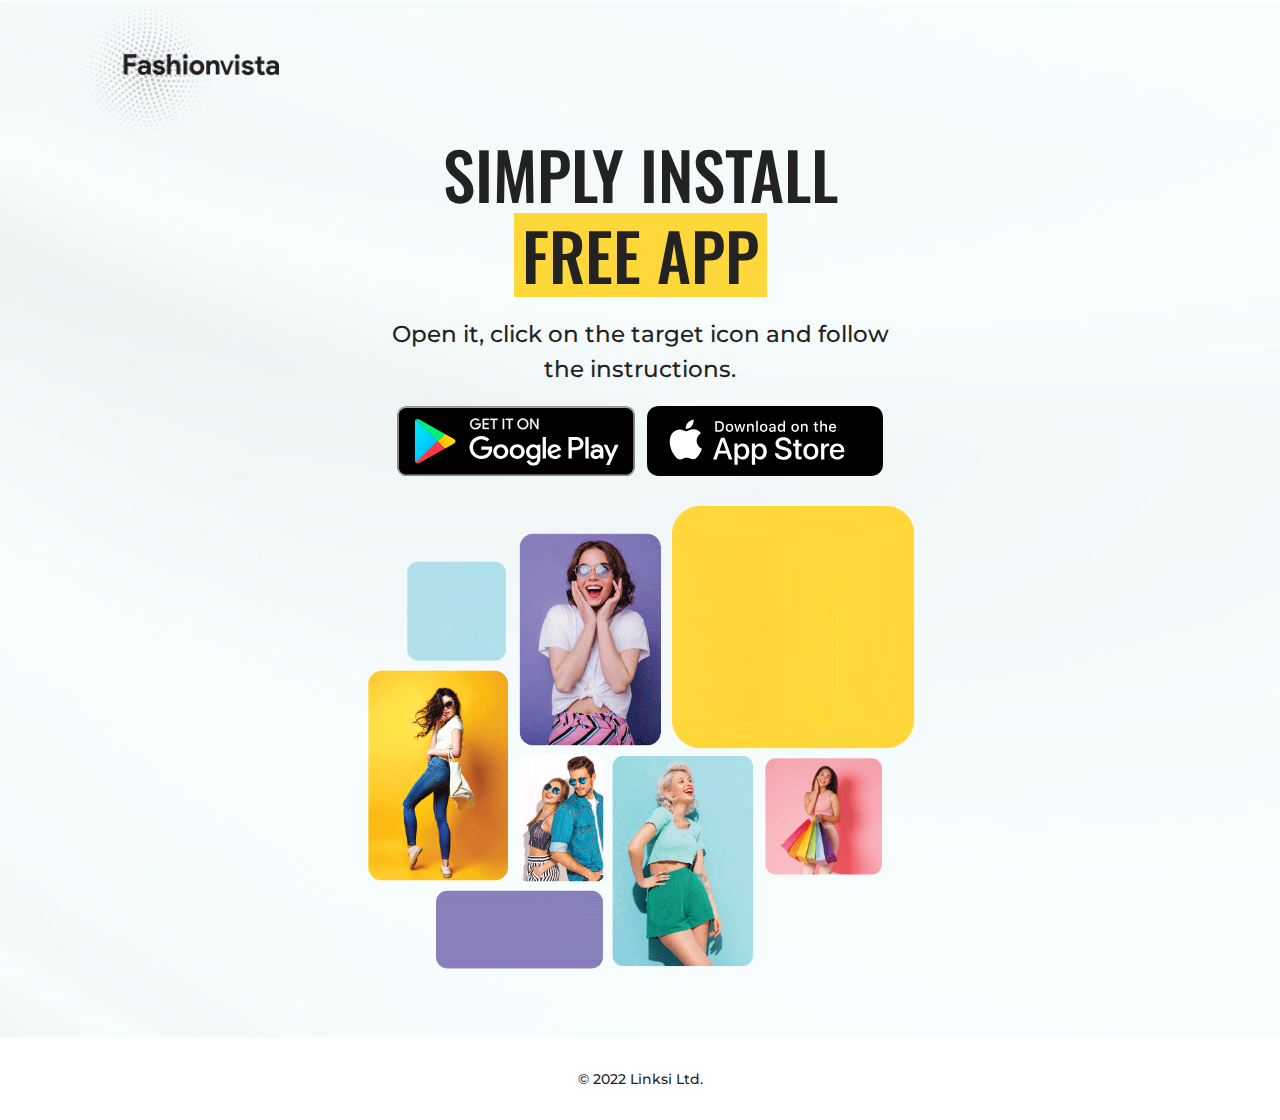
<file: page/index.html>
<!DOCTYPE html>
<html class="no-js" lang="">

<head>
  <meta charset="utf-8" />
  <meta http-equiv="x-ua-compatible" content="ie=edge" />
  <title> Fashionvista </title>
  <meta name="description" content="" />
  <meta name="viewport" content="width=device-width, initial-scale=1" />
  <!-- Favicons -->
  <link href="assets/img/favicon.png" rel="icon">
  <link href="assets/img/apple-touch-icon.png" rel="apple-touch-icon">


  <link rel="stylesheet" href="assets/css/bootstrap.min.css" />
  <link rel="stylesheet" href="assets/css/main.css" />
</head>
<body>
  <!--[if lte IE 9]>
      <p class="browserupgrade">
        You are using an <strong>outdated</strong> browser. Please
        <a href="https://browsehappy.com/">upgrade your browser</a> to improve
        your experience and security.
      </p>
    <![endif]-->



  <section class="hero-area-new">
    <div class="container">
      <div class="nav-logo">
        <img src="assets/img/logo/logo.png" alt="logo">
      </div><!-- /.nav-logo -->
      <div class="row justify-content-between align-items-center gx-0">

        <div class="col-lg-12 ">
          <div class="hero-text">
            <h1>
              Simply install <br>
              <span> free app </span>
            </h1>
            <p>
              Open it, click on the target icon  and follow  the instructions.
            </p>

          </div><!-- /.hero-text -->
          <div class="hero-btns">

            <a href="https://play.google.com/store/apps/details?id=com.thedigitalunitltd.fashionvista" target="_blank"
              class="me-2">
              <img src="assets/img/hero/google-play.aa6d8d3.svg" alt="">
            </a>
            <a href="https://apps.apple.com/gb/app/fashionvista/id1562923704" target="_blank">
              <img src="assets/img/hero/apple-app-store.18a071d.svg" alt="">
            </a>

          </div><!-- /.hero-btns -->
          <img src="assets/img/hero/hero-pic.png" class="img-prox" alt="">
        </div><!-- /.col-lg-5 -->


      </div><!-- /.row -->
    </div><!-- /.container -->
  </section><!-- /.hero-area -->





  <footer class="main-footer">
    <div class="container">
      <div class="footer-flex justify-content-center">
        <div class="legal-text text-center">
          <p> © 2022 Linksi Ltd. </p>
        </div><!-- /.legal-text -->

      </div><!-- /.footer-flex -->
    </div><!-- /.container -->
  </footer>






  <div class="page-loader">
    <div class="lds-ellipsis">
      <div></div>
      <div></div>
      <div></div>
      <div></div>
    </div>
  </div>




  <script src="assets/js/bootstrap.bundle.min.js"></script>
  <script src="assets/js/main.js"></script>


</body>


</html>
</file>
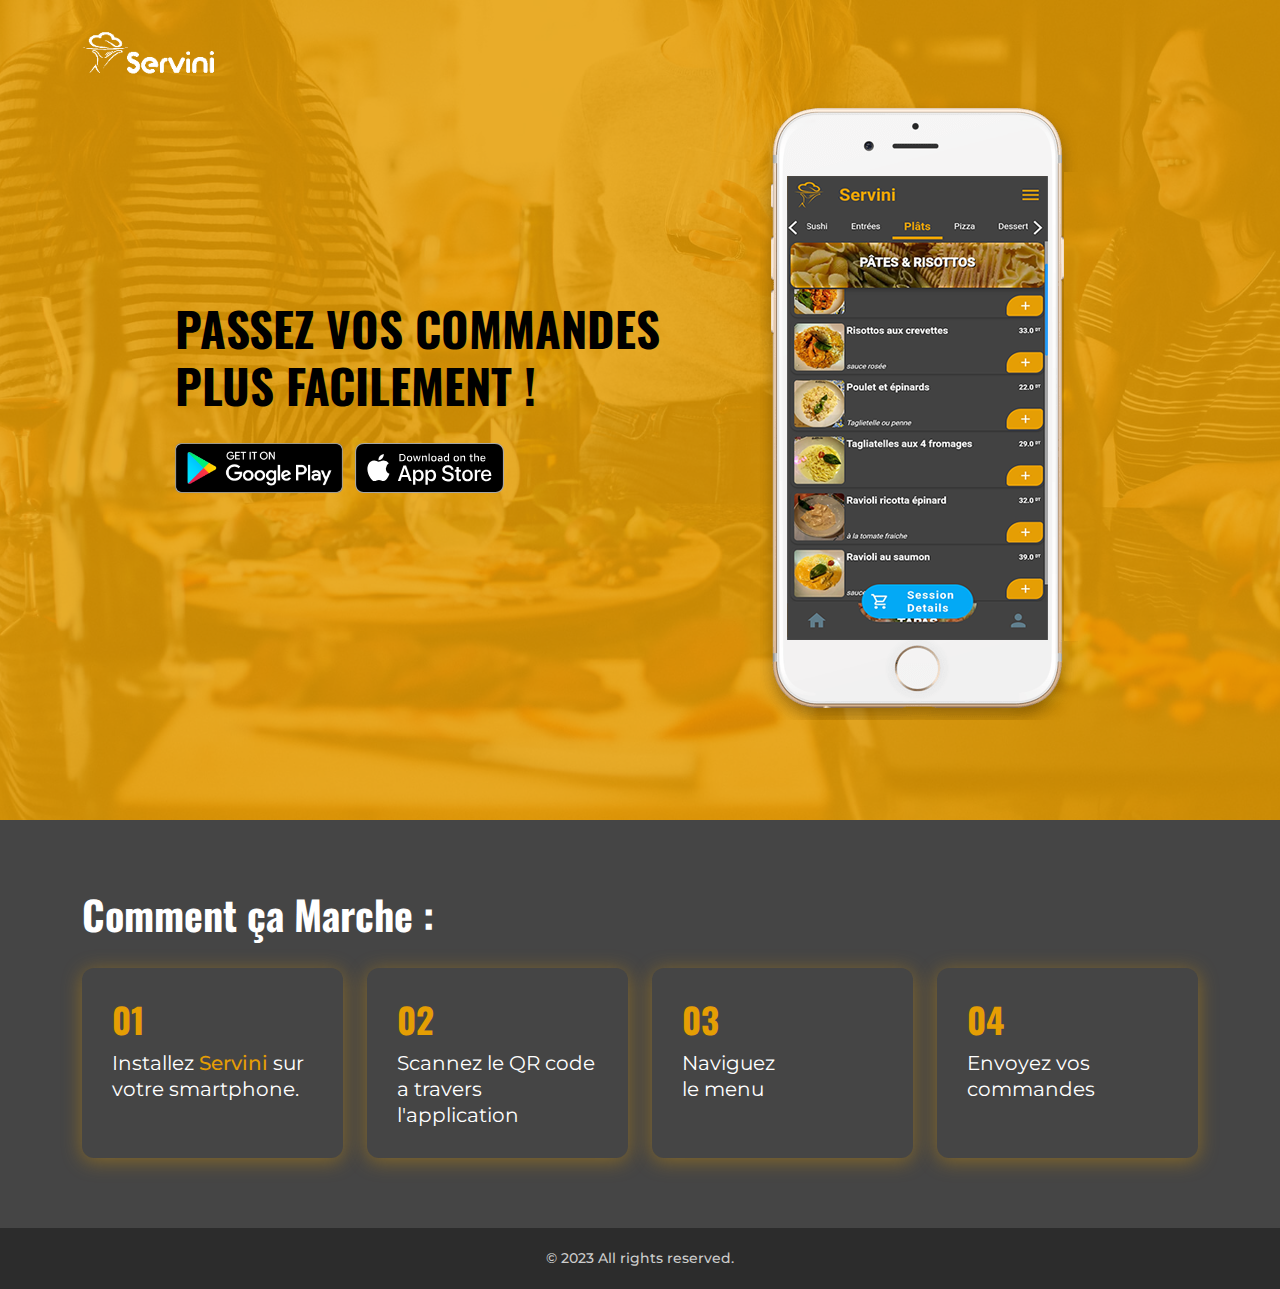
<file: servini/index.html>
<!DOCTYPE html>
<html class="no-js" lang="">

<head>
  <meta charset="utf-8" />
  <meta http-equiv="x-ua-compatible" content="ie=edge" />
  <title> Fashionvista </title>
  <meta name="description" content="" />
  <meta name="viewport" content="width=device-width, initial-scale=1" />
  <!-- Favicons -->
  <link href="assets/img/favicon.png" rel="icon">
  <link href="assets/img/apple-touch-icon.png" rel="apple-touch-icon">


  <link rel="stylesheet" href="assets/css/bootstrap.min.css" />
  <link rel="stylesheet" href="assets/css/main.css?v=12" />
</head>
<body>
  <!--[if lte IE 9]>
      <p class="browserupgrade">
        You are using an <strong>outdated</strong> browser. Please
        <a href="https://browsehappy.com/">upgrade your browser</a> to improve
        your experience and security.
      </p>
    <![endif]-->

  <!-- ======= herder start ======= -->
  <header class="header">
    <div class="navbar-area">
      <div class="container">
        <nav class="navbar">
          <a class="navbar-brand" href="/">
            <img src="assets/img/logo/logo.png" alt="">
          </a>
        </nav>
      </div>
      <!--.container-->

    </div>
    <!--.navbar-area-->

  </header>
  <!-- ======= herder end ======= -->


  <section class="hero-area">
    <div class="container">
      <div class="row  justify-content-center align-items-center gx-0">
        <div class="col-lg-6">

          <div class="hero-txt">
            <h1>
              PASSEZ VOS COMMANDES <br> PLUS FACILEMENT !
            </h1>
          </div><!-- /.hero-txt -->

          <div class="hero-btns">

            <a href="https://play.google.com/store/apps/details?id=online.servini.servini" target="_blank"
              class="me-2">
              <img src="assets/img/hero/google-play.aa6d8d3.svg" alt="">
            </a>
            <a href="https://apps.apple.com/us/app/servini/id1639163124" target="_blank">
              <img src="assets/img/hero/apple-app-store.18a071d.svg" alt="">
            </a>

          </div><!-- /.hero-btns -->
        </div><!-- /.col-lg-5 -->
        <div class="col-lg-4">
          <div class="text-center position-relative">
            <img src="assets/img/hero/hero-pic-1.png" class="img-fluid" alt="">
          </div><!-- /.text-center -->
        </div><!-- /.col-lg-5 -->
      </div><!-- /.row -->
    </div><!-- /.container -->




  </section><!-- /.hero-area -->


  <section class="works">
    <div class="container">
      <div class="sec-t">
        <h2> Comment ça Marche : </h2>
      </div><!-- /.sec-t -->
      <div class="row gy-3 justify-content-center">
        <div class="col-lg-3 col-md-6 col-10">
          <div class="work-single">
            <h4> 01 </h4>
            <p>
              Installez <span> Servini </span> sur votre smartphone.
            </p>
          </div><!-- /.work-single -->
        </div><!-- /.col-lg-3 -->

        <div class="col-lg-3 col-md-6 col-10">
          <div class="work-single">
            <h4> 02 </h4>
            <p>
              Scannez le QR code a travers l'application
            </p>
          </div><!-- /.work-single -->
        </div><!-- /.col-lg-3 -->

        <div class="col-lg-3 col-md-6 col-10">
          <div class="work-single">
            <h4> 03 </h4>
            <p>
              Naviguez  <br> le menu
            </p>
          </div><!-- /.work-single -->
        </div><!-- /.col-lg-3 -->

        <div class="col-lg-3 col-md-6 col-10">
          <div class="work-single">
            <h4> 04 </h4>
            <p>
              Envoyez vos commandes
            </p>
          </div><!-- /.work-single -->
        </div><!-- /.col-lg-3 -->

      </div><!-- /.row -->
    </div><!-- /.container -->
  </section><!-- /.works -->



  <footer class="main-footer">
    <div class="container">
      <div class="footer-flex">
        <div class="legal-text">
          <p> © 2023 All rights reserved. </p>
        </div><!-- /.legal-text -->

      </div><!-- /.footer-flex -->
    </div><!-- /.container -->
  </footer><!-- /.main-footer -->





  <div class="page-loader">
    <div class="lds-ellipsis">
      <div></div>
      <div></div>
      <div></div>
      <div></div>
    </div>
  </div>










</body>


</html>
</file>
<file: page/assets/css/main.css>
@import url("https://fonts.googleapis.com/css2?family=Montserrat:ital,wght@0,400;0,500;0,600;1,400;1,500;1,600&family=Oswald:wght@400;500;600;700&display=swap"); /*--------------------------------------------------------------
# base
--------------------------------------------------------------*/
::-moz-selection {
  color: #222222;
  background: rgba(0, 0, 0, 0.6);
}
::selection {
  color: #222222;
  background: rgba(0, 0, 0, 0.6);
}

html {
  scroll-behavior: smooth;
  scroll-padding-top: 30px;
}

body {
  font-family: "Montserrat", sans-serif;
  font-weight: 400;
  font-style: normal;
  font-size: 16px;
  color: 525252;
  line-height: 1.6;
}

* {
  margin: 0;
  padding: 0;
  -webkit-box-sizing: border-box;
  box-sizing: border-box;
}

section {
  overflow: hidden;
}

a {
  text-decoration: none;
}
a:hover {
  color: #000;
}
a:focus, a:hover {
  text-decoration: none;
}

i,
span,
a {
  display: inline-block;
}

audio,
img,
svg,
video {
  vertical-align: middle;
}

h1,
h2,
h3,
h4,
h5,
h6 {
  margin: 0;
  color: #222222;
}

p {
  margin: 0;
}

h1 a,
h2 a,
h3 a,
h4 a,
h5 a,
h6 a {
  color: inherit;
}

.scroll-top {
  width: 35px;
  height: 35px;
  background-color: #000;
  display: -webkit-box;
  display: -ms-flexbox;
  display: flex;
  -webkit-box-pack: center;
      -ms-flex-pack: center;
          justify-content: center;
  -webkit-box-align: center;
      -ms-flex-align: center;
          align-items: center;
  font-size: 18px;
  color: #fff;
  border-radius: 7px;
  position: fixed;
  bottom: 30px;
  right: 30px;
  z-index: 9;
  cursor: pointer;
  -webkit-transition: all 0.3s ease-out 0s;
  transition: all 0.3s ease-out 0s;
  display: none;
}
.scroll-top img {
  height: 18px;
  -webkit-transform: scaleY(-1);
          transform: scaleY(-1);
}
.scroll-top:focus, .scroll-top:hover {
  color: #fff;
  -webkit-box-shadow: 0 0 0 0.25rem rgba(0, 0, 0, 0.5);
          box-shadow: 0 0 0 0.25rem rgba(0, 0, 0, 0.5);
}

/*--------------------------------------------------------------
  ##  Page Loader
  --------------------------------------------------------------*/
.page-loader {
  position: fixed;
  width: 100%;
  height: 100%;
  top: 0;
  left: 0;
  z-index: 9999;
  background-color: #fff;
}

.lds-ellipsis {
  display: inline-block;
  position: absolute;
  top: 50%;
  left: 50%;
  -webkit-transform: translate(-50%, -50%);
          transform: translate(-50%, -50%);
  width: 80px;
  height: 80px;
}

.lds-ellipsis div {
  position: absolute;
  top: 33px;
  width: 13px;
  height: 13px;
  border-radius: 50%;
  background: #000;
  -webkit-animation-timing-function: cubic-bezier(0, 1, 1, 0);
          animation-timing-function: cubic-bezier(0, 1, 1, 0);
}

.lds-ellipsis div:nth-child(1) {
  left: 8px;
  -webkit-animation: lds-ellipsis1 0.6s infinite;
          animation: lds-ellipsis1 0.6s infinite;
}

.lds-ellipsis div:nth-child(2) {
  left: 8px;
  -webkit-animation: lds-ellipsis2 0.6s infinite;
          animation: lds-ellipsis2 0.6s infinite;
}

.lds-ellipsis div:nth-child(3) {
  left: 32px;
  -webkit-animation: lds-ellipsis2 0.6s infinite;
          animation: lds-ellipsis2 0.6s infinite;
}

.lds-ellipsis div:nth-child(4) {
  left: 56px;
  -webkit-animation: lds-ellipsis3 0.6s infinite;
          animation: lds-ellipsis3 0.6s infinite;
}

@-webkit-keyframes lds-ellipsis1 {
  0% {
    -webkit-transform: scale(0);
            transform: scale(0);
  }
  100% {
    -webkit-transform: scale(1);
            transform: scale(1);
  }
}

@keyframes lds-ellipsis1 {
  0% {
    -webkit-transform: scale(0);
            transform: scale(0);
  }
  100% {
    -webkit-transform: scale(1);
            transform: scale(1);
  }
}
@-webkit-keyframes lds-ellipsis3 {
  0% {
    -webkit-transform: scale(1);
            transform: scale(1);
  }
  100% {
    -webkit-transform: scale(0);
            transform: scale(0);
  }
}
@keyframes lds-ellipsis3 {
  0% {
    -webkit-transform: scale(1);
            transform: scale(1);
  }
  100% {
    -webkit-transform: scale(0);
            transform: scale(0);
  }
}
@-webkit-keyframes lds-ellipsis2 {
  0% {
    -webkit-transform: translate(0, 0);
            transform: translate(0, 0);
  }
  100% {
    -webkit-transform: translate(24px, 0);
            transform: translate(24px, 0);
  }
}
@keyframes lds-ellipsis2 {
  0% {
    -webkit-transform: translate(0, 0);
            transform: translate(0, 0);
  }
  100% {
    -webkit-transform: translate(24px, 0);
            transform: translate(24px, 0);
  }
}
/*--------------------------------------------------------------
# sec-t
--------------------------------------------------------------*/
.sec-t {
  text-align: center;
  margin-bottom: 40px;
}
.sec-t h2 {
  font-size: 35px;
  font-weight: 700;
  color: #A5ECC1;
  background: linear-gradient(87.65deg, #A5ECC1 -8.44%, #00ADE3 97.32%);
  -webkit-background-clip: text;
  -webkit-text-fill-color: transparent;
  background-clip: text;
  margin-bottom: 10px;
}
@media only screen and (max-width: 767px) {
  .sec-t h2 {
    font-size: 30px;
  }
}
@media only screen and (max-width: 482px) {
  .sec-t h2 {
    font-size: 27px;
  }
}
.sec-t p {
  font-size: 17px;
  font-weight: 600;
  color: #fff;
}
@media only screen and (max-width: 767px) {
  .sec-t p {
    font-size: 16px;
    font-weight: 500;
  }
}
@media only screen and (max-width: 482px) {
  .sec-t p {
    max-width: 260px;
    margin-left: auto;
    margin-right: auto;
  }
}

/*--------------------------------------------------------------
# nav-logo
--------------------------------------------------------------*/
.nav-logo {
  text-align: start;
  padding-top: 5px;
}
.nav-logo img {
  max-height: 130px;
}
@media only screen and (max-width: 991px) {
  .nav-logo img {
    max-height: 110px;
  }
}
@media only screen and (max-width: 767px) {
  .nav-logo img {
    max-height: 100px;
  }
}

/*--------------------------------------------------------------
# hero-area
--------------------------------------------------------------*/
.hero-area-new {
  padding-top: 0px;
  padding-bottom: 50px;
  background-image: url("../img/hero/hero-banner.jpeg");
  background-position: center;
  background-size: cover;
  background-repeat: no-repeat;
  text-align: center;
}
@media only screen and (max-width: 991px) {
  .hero-area-new {
    padding-top: 0px;
    padding-bottom: 40px;
  }
}
@media only screen and (max-width: 767px) {
  .hero-area-new {
    padding-top: 0px;
    padding-bottom: 30px;
  }
}
.hero-area-new .hero-text h1 {
  font-family: "Oswald", sans-serif;
  font-weight: 500;
  font-size: 65px;
  color: #222222;
  text-transform: uppercase;
  line-height: 1.2;
  margin-bottom: 20px;
}
.hero-area-new .hero-text h1 span {
  display: inline-block;
  background-color: #fed73a;
  line-height: 1.2;
  padding: 3px 8px 3px 8px;
}
@media only screen and (max-width: 1199px) {
  .hero-area-new .hero-text h1 {
    font-size: 54px;
  }
}
@media only screen and (max-width: 767px) {
  .hero-area-new .hero-text h1 {
    font-size: 42px;
    margin-bottom: 10px;
  }
}
.hero-area-new .hero-text p {
  font-size: 23px;
  font-weight: 500;
  color: #222222;
  max-width: 500px;
  margin-left: auto;
  margin-right: auto;
  line-height: 1.5;
}
@media only screen and (max-width: 1199px) {
  .hero-area-new .hero-text p {
    font-size: 21px;
  }
}
@media only screen and (max-width: 767px) {
  .hero-area-new .hero-text p {
    font-size: 19px;
  }
}
.hero-area-new .hero-text p a {
  text-decoration: underline;
  display: inline-block;
  color: #222222;
}
.hero-area-new .hero-btns {
  padding-top: 20px;
}
.hero-area-new .hero-btns a {
  display: inline-block;
  text-decoration: none;
  border: 0;
  overflow: hidden;
  -webkit-transition: all 0.2s ease-in;
  transition: all 0.2s ease-in;
}
@media only screen and (max-width: 767px) {
  .hero-area-new .hero-btns a {
    border-radius: 8px;
  }
}
.hero-area-new .hero-btns a img {
  height: 70px;
}
@media only screen and (max-width: 767px) {
  .hero-area-new .hero-btns a img {
    height: 40px;
  }
}
.hero-area-new .hero-btns a:hover {
  -webkit-transform: scale(1.03);
          transform: scale(1.03);
}
.hero-area-new .img-prox {
  width: 100%;
  max-width: 600px;
}

/*--------------------------------------------------------------
# main-footer
--------------------------------------------------------------*/
.main-footer {
  padding: 30px 0px;
}
.main-footer .footer-flex {
  display: -webkit-box;
  display: -ms-flexbox;
  display: flex;
  -webkit-box-align: center;
      -ms-flex-align: center;
          align-items: center;
  -webkit-box-pack: justify;
      -ms-flex-pack: justify;
          justify-content: space-between;
}
@media only screen and (max-width: 482px) {
  .main-footer .footer-flex {
    display: block;
    text-align: center;
  }
}
.main-footer .legal-text p {
  font-size: 14px;
  color: 525252;
  font-weight: 500;
}
@media only screen and (max-width: 482px) {
  .main-footer .legal-text p {
    margin-bottom: 12px;
  }
}
.main-footer .footer-social a {
  text-decoration: none;
  display: inline-block;
}
.main-footer .footer-social a img {
  height: 28px;
}
</file>
<file: servini/assets/css/main.css>
@import url("https://fonts.googleapis.com/css2?family=Montserrat:ital,wght@0,400;0,500;0,600;1,400;1,500;1,600&family=Oswald:wght@400;500;600;700&display=swap"); /*--------------------------------------------------------------
# base
--------------------------------------------------------------*/
body {
  font-family: "Montserrat", sans-serif;
  font-weight: 400;
  font-style: normal;
  font-size: 16px;
  color: #525252;
  line-height: 1.5;
  background-color: #454545;
}

* {
  margin: 0;
  padding: 0;
  -webkit-box-sizing: border-box;
  box-sizing: border-box;
}

section {
  overflow: hidden;
}

a {
  text-decoration: none;
}
a:hover {
  color: #E59E03;
}
a:focus, a:hover {
  text-decoration: none;
}

i,
span,
a {
  display: inline-block;
}

audio,
img,
svg,
video {
  vertical-align: middle;
}

h1,
h2,
h3,
h4,
h5,
h6 {
  margin: 0;
  color: #222222;
}

p {
  margin: 0;
}

h1 a,
h2 a,
h3 a,
h4 a,
h5 a,
h6 a {
  color: inherit;
}

/*--------------------------------------------------------------
# navbar
--------------------------------------------------------------*/
.navbar-area {
  position: absolute;
  top: 0;
  left: 0;
  width: 100%;
  z-index: 99;
}

.navbar {
  padding: 0;
  position: relative;
  -webkit-transition: all 0.3s ease-out 0s;
  transition: all 0.3s ease-out 0s;
  padding-top: 30px;
}
@media only screen and (max-width: 991px) {
  .navbar {
    -webkit-box-pack: center;
        -ms-flex-pack: center;
            justify-content: center;
    padding-top: 16px;
  }
}
.navbar .navbar-brand {
  padding: 0;
  text-decoration: none;
}
.navbar .navbar-brand img {
  height: 45px;
  -webkit-transition: all 0.4s ease-in-out;
  transition: all 0.4s ease-in-out;
}
@media only screen and (max-width: 1199px) {
  .navbar .navbar-brand img {
    height: 40px;
  }
}
@media only screen and (max-width: 991px) {
  .navbar .navbar-brand img {
    height: 40px;
  }
}
@media only screen and (max-width: 482px) {
  .navbar .navbar-brand img {
    height: 40px;
  }
}

/*--------------------------------------------------------------
# hero-area
--------------------------------------------------------------*/
.hero-area {
  position: relative;
  background-image: url("../img/hero/slide-2.jpg");
  background-position: center;
  background-size: cover;
  background-repeat: no-repeat;
  padding: 100px 0px;
}
@media only screen and (max-width: 1199px) {
  .hero-area {
    padding: 80px 0px;
  }
}
@media only screen and (max-width: 991px) {
  .hero-area {
    text-align: center;
    padding-bottom: 50px;
  }
}
@media only screen and (max-width: 767px) {
  .hero-area {
    padding-bottom: 40px;
  }
}
.hero-area::before {
  content: "";
  position: absolute;
  top: 0;
  left: 0;
  width: 100%;
  height: 100%;
  background-color: #E59E03;
  opacity: 0.85;
}
.hero-area .hero-txt {
  position: relative;
}
.hero-area .hero-txt h1 {
  font-family: "Oswald", sans-serif;
  font-size: 47px;
  font-weight: 700;
  color: #000;
  margin-bottom: 30px;
}
@media only screen and (max-width: 1199px) {
  .hero-area .hero-txt h1 {
    font-size: 40px;
    margin-bottom: 23px;
  }
}
@media only screen and (max-width: 767px) {
  .hero-area .hero-txt h1 {
    font-size: 35px;
  }
}
@media only screen and (max-width: 482px) {
  .hero-area .hero-txt h1 {
    font-size: 32px;
    margin-bottom: 17px;
  }
}
.hero-area .hero-btns {
  position: relative;
}
.hero-area .hero-btns a {
  display: inline-block;
  text-decoration: none;
  border: 0;
  border-radius: 0px;
  overflow: hidden;
  margin-bottom: 20px;
  -webkit-transition: all 0.2s ease-in;
  transition: all 0.2s ease-in;
}
.hero-area .hero-btns a img {
  height: 50px;
}
@media only screen and (max-width: 1199px) {
  .hero-area .hero-btns a img {
    height: 45px;
  }
}
@media only screen and (max-width: 767px) {
  .hero-area .hero-btns a img {
    height: 40px;
  }
}
.hero-area .hero-btns a:hover {
  -webkit-transform: translateY(-4px);
          transform: translateY(-4px);
}

/*--------------------------------------------------------------
# sec-t
--------------------------------------------------------------*/
.sec-t h2 {
  font-family: "Oswald", sans-serif;
  font-weight: 700;
  color: #fff;
  font-size: 40px;
  margin-bottom: 30px;
}
@media only screen and (max-width: 1199px) {
  .sec-t h2 {
    font-size: 36px;
    margin-bottom: 26px;
  }
}
@media only screen and (max-width: 767px) {
  .sec-t h2 {
    font-size: 30px;
  }
}

/*--------------------------------------------------------------
# works
--------------------------------------------------------------*/
.works {
  padding: 70px 0px;
}
@media only screen and (max-width: 991px) {
  .works {
    padding: 50px 0px;
    text-align: center;
  }
}
@media only screen and (max-width: 767px) {
  .works {
    padding: 30px 0px;
  }
}
.works .work-single {
  background-color: #454545;
  padding: 30px 30px;
  -webkit-box-shadow: 0 3px 20px 0px rgba(229, 158, 3, 0.42);
          box-shadow: 0 3px 20px 0px rgba(229, 158, 3, 0.42);
  border-radius: 12px;
  height: 100%;
}
@media only screen and (max-width: 991px) {
  .works .work-single {
    padding: 20px 20px;
  }
}
.works .work-single h4 {
  font-family: "Oswald", sans-serif;
  color: #E59E03;
  font-weight: 700;
  font-size: 35px;
  margin-bottom: 10px;
}
@media only screen and (max-width: 991px) {
  .works .work-single h4 {
    font-size: 30px;
  }
}
@media only screen and (max-width: 767px) {
  .works .work-single h4 {
    font-size: 27px;
  }
}
.works .work-single p {
  font-size: 20px;
  color: #fff;
  line-height: 1.3;
}
@media only screen and (max-width: 767px) {
  .works .work-single p br {
    display: none;
  }
}
.works .work-single p span {
  color: #E59E03;
  font-weight: 500;
}
@media only screen and (max-width: 991px) {
  .works .work-single p {
    font-size: 18px;
  }
}
@media only screen and (max-width: 767px) {
  .works .work-single p {
    font-size: 17px;
  }
}

/*--------------------------------------------------------------
# main-footer
--------------------------------------------------------------*/
.main-footer {
  padding: 20px 0px;
  text-align: center;
  background-color: #2c2c2c;
}
.main-footer .legal-text p {
  font-size: 14px;
  color: #ccc;
  font-weight: 500;
}
@media only screen and (max-width: 482px) {
  .main-footer .legal-text p {
    margin-bottom: 12px;
  }
}
</file>
